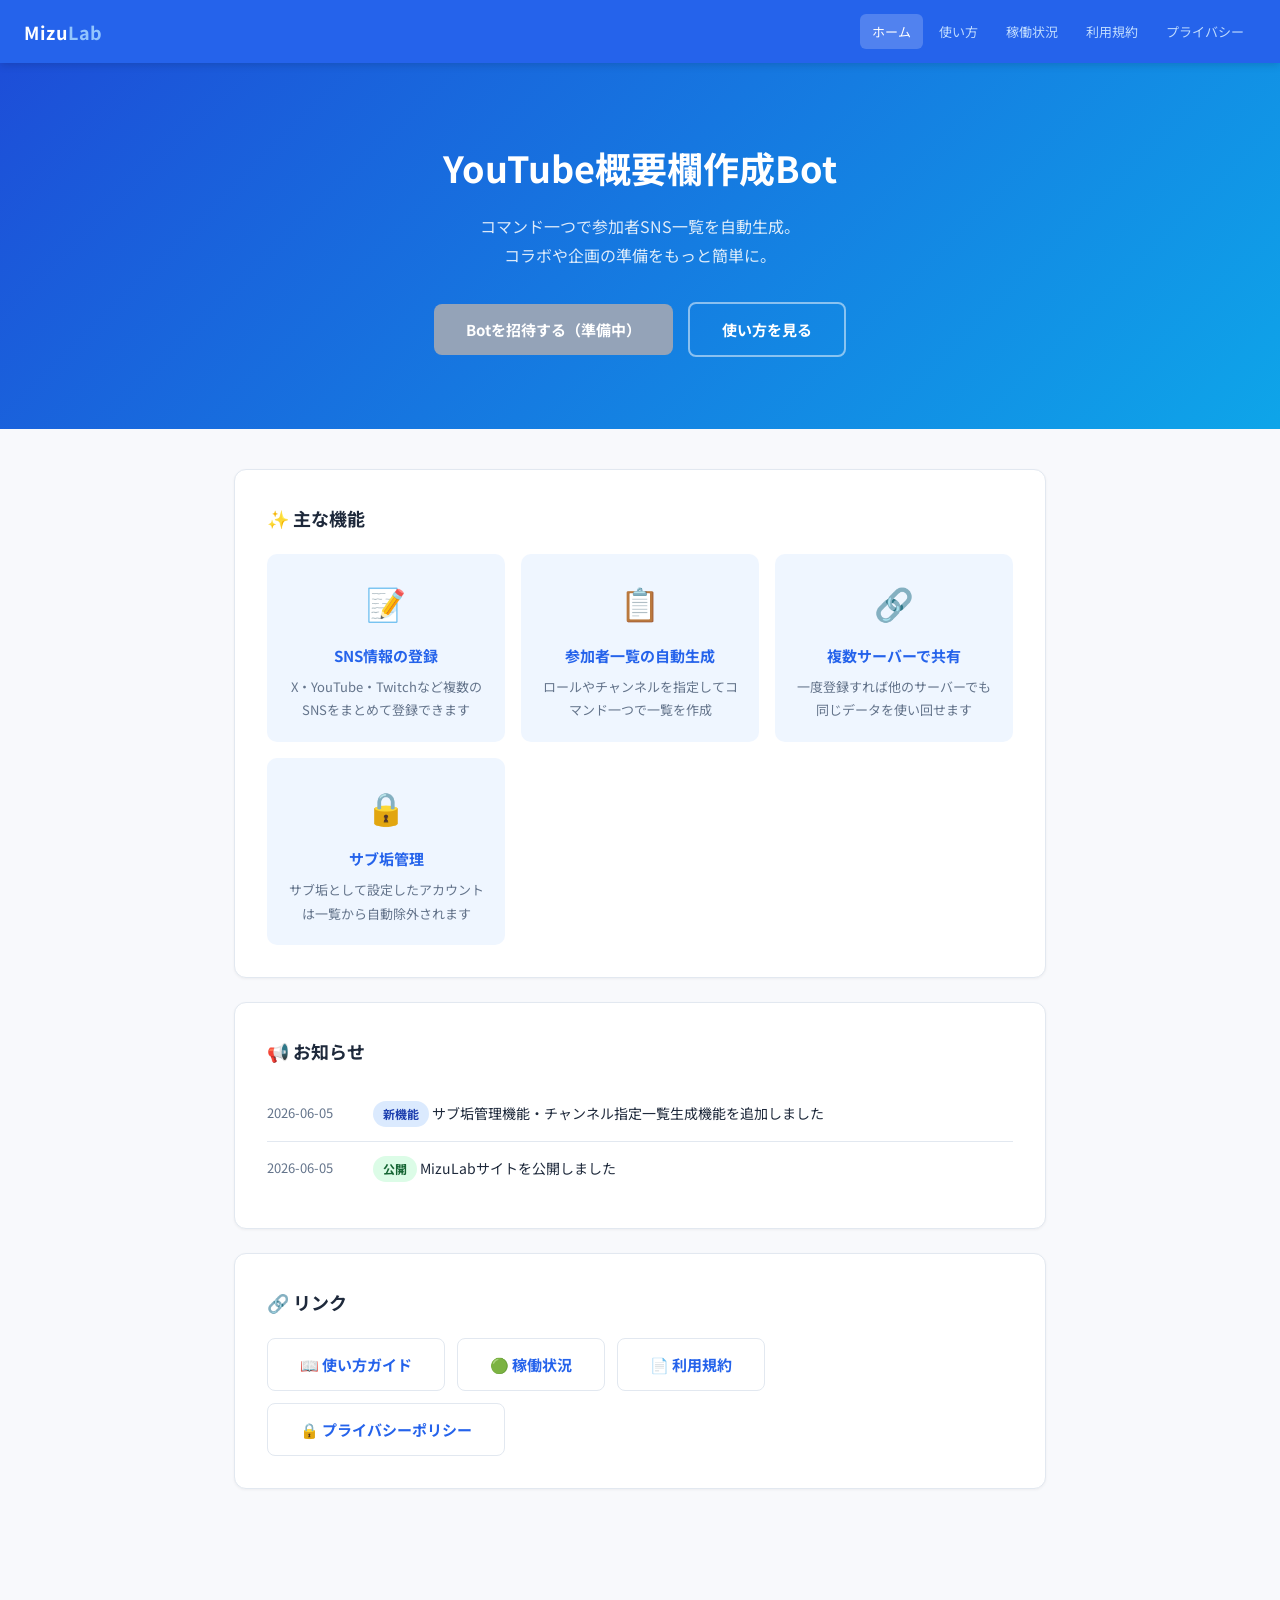
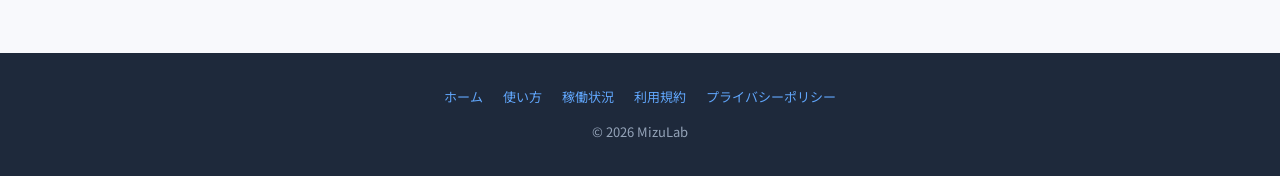
<file: index.html>
<!DOCTYPE html>
<html lang="ja">
<head>
<meta charset="UTF-8">
<meta http-equiv="Cache-Control" content="no-cache, no-store, must-revalidate">
<meta http-equiv="Pragma" content="no-cache">
<meta http-equiv="Expires" content="0">
<meta name="viewport" content="width=device-width, initial-scale=1.0">
<title>MizuLab - YouTube概要欄作成Bot</title>
<link rel="stylesheet" href="style.css">
<style>
  .hero-main {
    background: linear-gradient(135deg, #1d4ed8 0%, #0ea5e9 100%);
    padding: 72px 24px;
    text-align: center;
    color: #fff;
  }
  .hero-main h1 { font-size: 36px; font-weight: 700; margin-bottom: 12px; }
  .hero-main p { font-size: 16px; opacity: 0.85; max-width: 500px; margin: 0 auto 32px; }
  .btn {
    display: inline-block;
    padding: 12px 32px;
    border-radius: 8px;
    font-size: 15px;
    font-weight: 700;
    text-decoration: none;
    transition: all 0.2s;
  }
  .btn-white { background: #fff; color: var(--primary); }
  .btn-white:hover { background: #f0f7ff; transform: translateY(-1px); }
  .btn-outline { background: transparent; color: #fff; border: 2px solid rgba(255,255,255,0.5); margin-left: 12px; }
  .btn-outline:hover { background: rgba(255,255,255,0.1); }
  .btn-disabled { background: #94a3b8; color: #fff; cursor: not-allowed; }

  .features {
    display: grid;
    grid-template-columns: repeat(auto-fit, minmax(220px, 1fr));
    gap: 16px;
    margin-top: 8px;
  }
  .feature-card {
    background: var(--primary-light);
    border-radius: 10px;
    padding: 20px;
    text-align: center;
  }
  .feature-icon { font-size: 32px; margin-bottom: 10px; }
  .feature-title { font-weight: 700; margin-bottom: 6px; color: var(--primary); }
  .feature-desc { font-size: 13px; color: var(--text-muted); }

  .news-item {
    display: flex;
    gap: 16px;
    padding: 14px 0;
    border-bottom: 1px solid var(--border);
    align-items: flex-start;
  }
  .news-item:last-child { border-bottom: none; }
  .news-date { font-size: 13px; color: var(--text-muted); white-space: nowrap; min-width: 90px; }
  .news-text { font-size: 14px; }
</style>
</head>
<body>

<header>
  <a href="index.html" class="logo">Mizu<span>Lab</span></a>
  <nav>
    <a href="index.html" class="active">ホーム</a>
    <a href="guide.html">使い方</a>
    <a href="status.html">稼働状況</a>
    <a href="terms.html">利用規約</a>
    <a href="privacy.html">プライバシー</a>
  </nav>
  <button class="hamburger" id="hamburger" aria-label="メニュー">
    <span></span><span></span><span></span>
  </button>
</header>
<nav class="mobile-nav" id="mobile-nav">
    <a href="index.html" class="active">ホーム</a>
    <a href="guide.html">使い方</a>
    <a href="status.html">稼働状況</a>
    <a href="terms.html">利用規約</a>
    <a href="privacy.html">プライバシー</a>
</nav>

<div class="hero-main">
  <h1>YouTube概要欄作成Bot</h1>
  <p>コマンド一つで参加者SNS一覧を自動生成。<br>コラボや企画の準備をもっと簡単に。</p>
  <a href="#" class="btn btn-disabled">Botを招待する（準備中）</a>
  <a href="guide.html" class="btn btn-outline">使い方を見る</a>
</div>

<div class="container">

  <!-- 特徴 -->
  <div class="card">
    <h2 style="font-size:18px; font-weight:700; margin-bottom:20px; color:var(--text);">✨ 主な機能</h2>
    <div class="features">
      <div class="feature-card">
        <div class="feature-icon">📝</div>
        <div class="feature-title">SNS情報の登録</div>
        <div class="feature-desc">X・YouTube・Twitchなど複数のSNSをまとめて登録できます</div>
      </div>
      <div class="feature-card">
        <div class="feature-icon">📋</div>
        <div class="feature-title">参加者一覧の自動生成</div>
        <div class="feature-desc">ロールやチャンネルを指定してコマンド一つで一覧を作成</div>
      </div>
      <div class="feature-card">
        <div class="feature-icon">🔗</div>
        <div class="feature-title">複数サーバーで共有</div>
        <div class="feature-desc">一度登録すれば他のサーバーでも同じデータを使い回せます</div>
      </div>
      <div class="feature-card">
        <div class="feature-icon">🔒</div>
        <div class="feature-title">サブ垢管理</div>
        <div class="feature-desc">サブ垢として設定したアカウントは一覧から自動除外されます</div>
      </div>
    </div>
  </div>

  <!-- お知らせ -->
  <div class="card">
    <h2 style="font-size:18px; font-weight:700; margin-bottom:20px; color:var(--text);">📢 お知らせ</h2>
    <div id="news-list"><p style="color:var(--text-muted); font-size:14px;">読み込み中...</p></div>
  </div>

  <!-- リンク -->
  <div class="card">
    <h2 style="font-size:18px; font-weight:700; margin-bottom:20px; color:var(--text);">🔗 リンク</h2>
    <div style="display:flex; gap:12px; flex-wrap:wrap;">
      <a href="guide.html" class="btn btn-white" style="border:1px solid var(--border);">📖 使い方ガイド</a>
      <a href="status.html" class="btn btn-white" style="border:1px solid var(--border);">🟢 稼働状況</a>
      <a href="terms.html" class="btn btn-white" style="border:1px solid var(--border);">📄 利用規約</a>
      <a href="privacy.html" class="btn btn-white" style="border:1px solid var(--border);">🔒 プライバシーポリシー</a>
    </div>
  </div>

</div>

<footer>
  <div class="footer-links">
    <a href="index.html">ホーム</a>
    <a href="guide.html">使い方</a>
    <a href="status.html">稼働状況</a>
    <a href="terms.html">利用規約</a>
    <a href="privacy.html">プライバシーポリシー</a>
  </div>
  <p>&copy; 2026 MizuLab</p>
</footer>

<script>
// news.jsonからお知らせを読み込んで表示する
const typeMap = {
  'new':     { label: '新機能',   cls: 'badge-info' },
  'release': { label: '公開',     cls: 'badge-success' },
  'fix':     { label: '修正',     cls: 'badge-warning' },
  'info':    { label: 'お知らせ', cls: 'badge-info' },
  'maint':   { label: 'メンテ',   cls: 'badge-warning' },
};

fetch('news.json?t=' + Date.now())
  .then(r => r.json())
  .then(data => {
    const list = document.getElementById('news-list');
    if (!data.length) {
      list.innerHTML = '<p style="color:var(--text-muted); font-size:14px;">現在お知らせはありません。</p>';
      return;
    }
    list.innerHTML = data.map(item => {
      const t = typeMap[item.type] || { label: item.type, cls: 'badge-info' };
      return `<div class="news-item">
        <span class="news-date">${item.date}</span>
        <span class="news-text"><span class="badge ${t.cls}">${t.label}</span> ${item.text}</span>
      </div>`;
    }).join('');
  })
  .catch(() => {
    document.getElementById('news-list').innerHTML = '<p style="color:var(--text-muted); font-size:14px;">お知らせを読み込めませんでした。</p>';
  });
</script>
<script>
document.getElementById('hamburger').addEventListener('click', function() {
  document.getElementById('mobile-nav').classList.toggle('open');
});
</script>
</body>
</html>
</file>
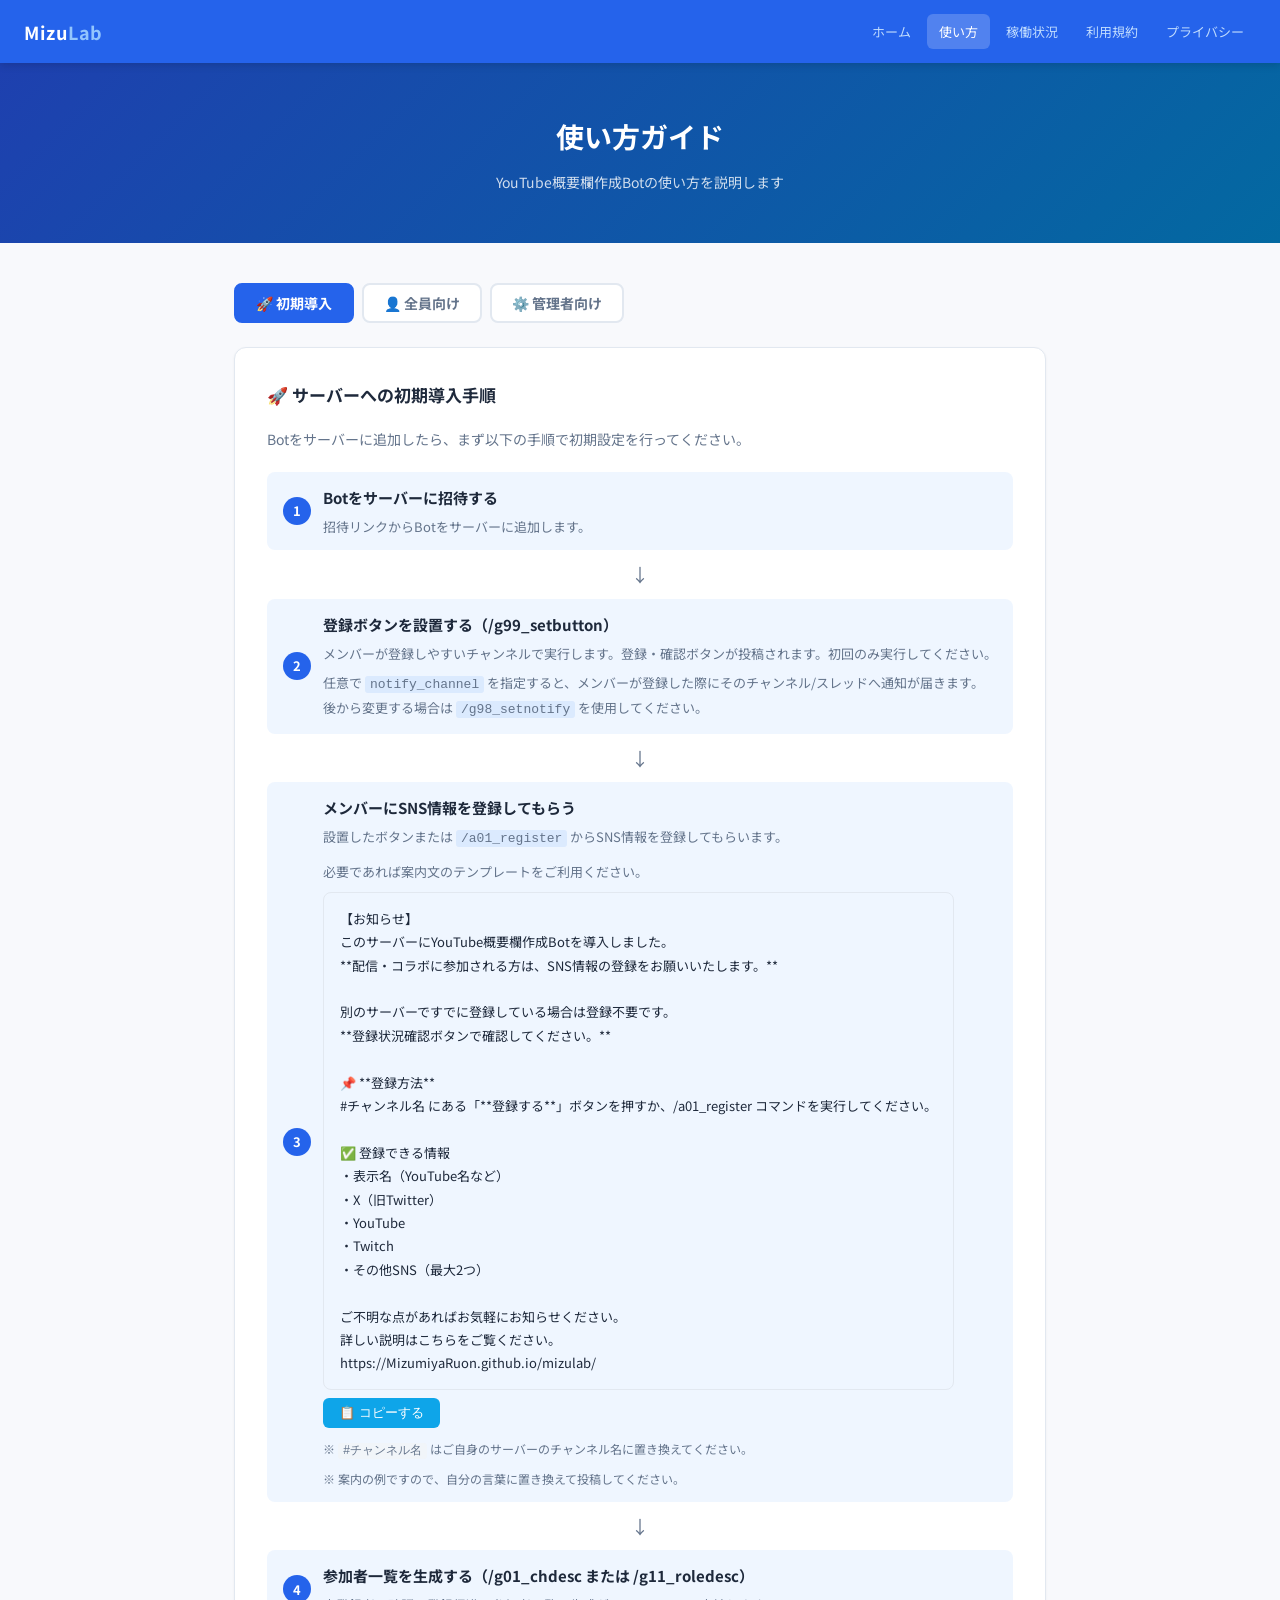
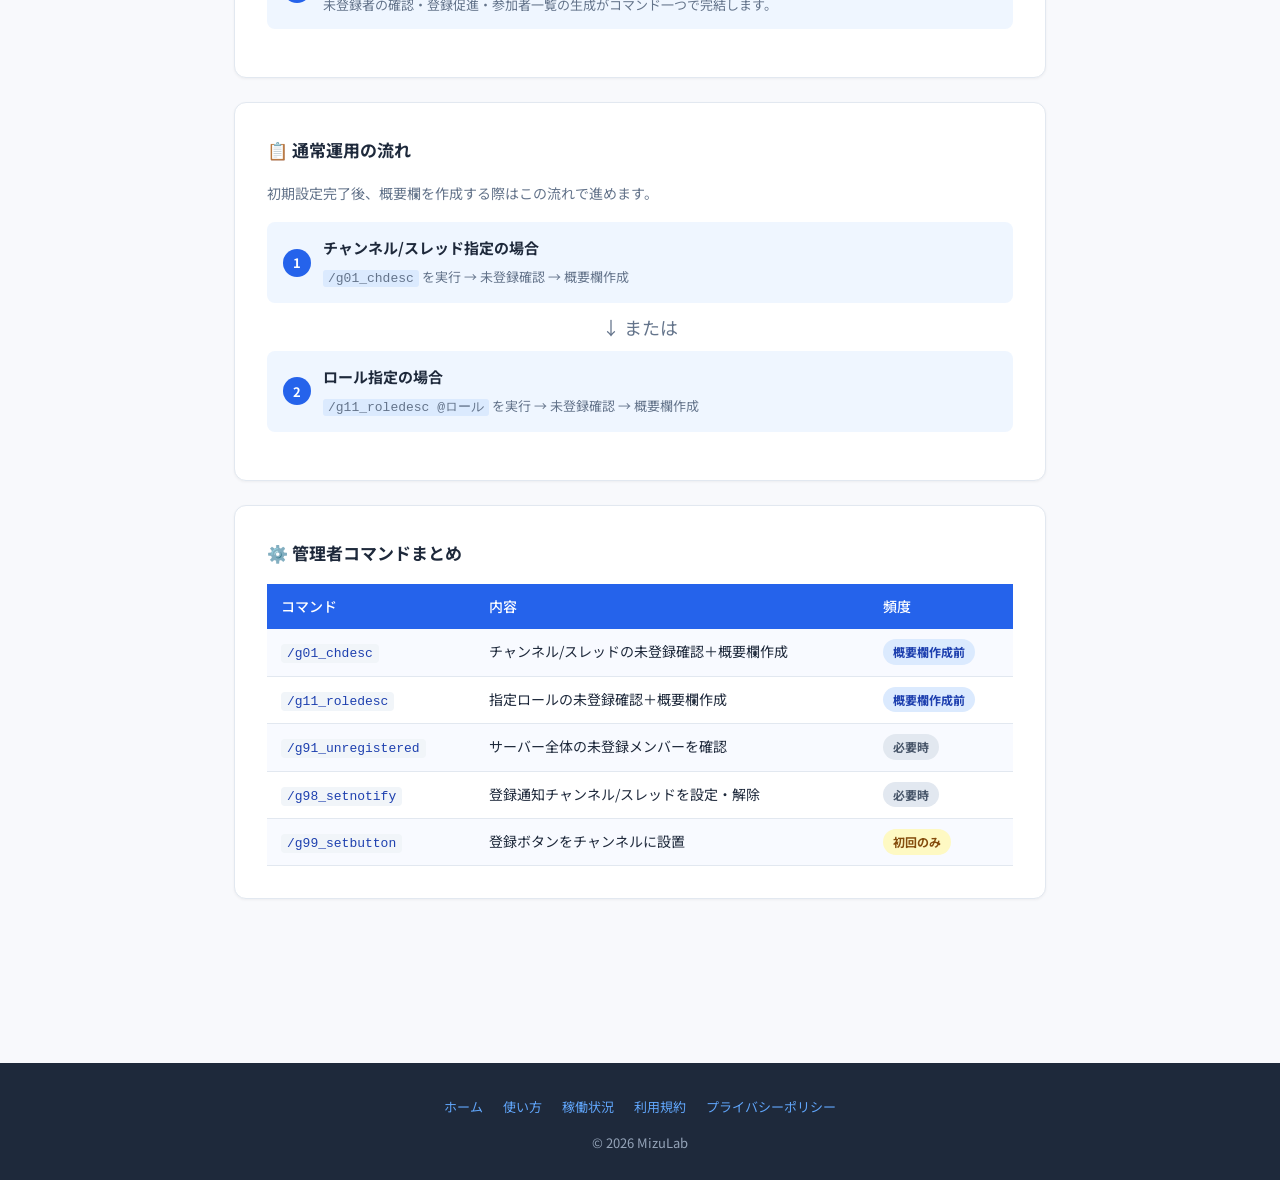
<file: guide.html>
<!DOCTYPE html>
<html lang="ja">
<head>
<meta charset="UTF-8">
<meta name="viewport" content="width=device-width, initial-scale=1.0">
<meta http-equiv="Cache-Control" content="no-cache, no-store, must-revalidate">
<meta http-equiv="Pragma" content="no-cache">
<meta http-equiv="Expires" content="0">
<title>使い方 - MizuLab</title>
<link rel="stylesheet" href="style.css">
<style>
  .step-list { list-style: none; padding: 0; counter-reset: step; }
  .step-list li {
    counter-increment: step;
    padding: 12px 12px 12px 52px;
    position: relative;
    border-bottom: 1px solid var(--border);
  }
  .step-list li:last-child { border-bottom: none; }
  .step-list li::before {
    content: counter(step);
    position: absolute; left: 12px; top: 14px;
    background: var(--primary); color: #fff;
    width: 28px; height: 28px; border-radius: 50%;
    display: flex; align-items: center; justify-content: center;
    font-size: 13px; font-weight: 700;
  }
  .tab-buttons { display: flex; gap: 8px; margin-bottom: 24px; flex-wrap: wrap; }
  .tab-btn {
    padding: 8px 20px; border-radius: 8px;
    border: 2px solid var(--border); background: #fff;
    cursor: pointer; font-size: 14px; font-weight: 700;
    color: var(--text-muted); transition: all 0.2s;
    font-family: 'Noto Sans JP', sans-serif;
  }
  .tab-btn.active { border-color: var(--primary); background: var(--primary); color: #fff; }
  .tab-content { display: none; }
  .tab-content.active { display: block; }
  .h3 {
    font-size: 15px; font-weight: 700; color: var(--text);
    margin: 20px 0 10px; padding-left: 10px;
    border-left: 3px solid var(--accent);
  }
  .flow-box { display: flex; flex-direction: column; gap: 8px; margin: 16px 0; }
  .flow-item {
    display: flex; align-items: center; gap: 12px;
    background: var(--primary-light); border-radius: 8px; padding: 12px 16px;
  }
  .flow-num {
    background: var(--primary); color: #fff;
    width: 28px; height: 28px; border-radius: 50%;
    display: flex; align-items: center; justify-content: center;
    font-size: 13px; font-weight: 700; flex-shrink: 0;
  }
  .flow-arrow { text-align: center; color: var(--text-muted); font-size: 18px; }
</style>
</head>
<body>

<header>
  <a href="index.html" class="logo">Mizu<span>Lab</span></a>
  <nav>
    <a href="index.html">ホーム</a>
    <a href="guide.html" class="active">使い方</a>
    <a href="status.html">稼働状況</a>
    <a href="terms.html">利用規約</a>
    <a href="privacy.html">プライバシー</a>
  </nav>
  <button class="hamburger" id="hamburger" aria-label="メニュー">
    <span></span><span></span><span></span>
  </button>
</header>
<nav class="mobile-nav" id="mobile-nav">
  <a href="index.html">ホーム</a>
  <a href="guide.html" class="active">使い方</a>
  <a href="status.html">稼働状況</a>
  <a href="terms.html">利用規約</a>
  <a href="privacy.html">プライバシー</a>
</nav>

<div style="background: linear-gradient(135deg, #1e40af 0%, #0369a1 100%); padding:48px 24px; text-align:center; color:#fff;">
  <h1 style="font-size:28px; font-weight:700; margin-bottom:8px;">使い方ガイド</h1>
  <p style="font-size:14px; opacity:0.8;">YouTube概要欄作成Botの使い方を説明します</p>
</div>

<div class="container">

  <div class="tab-buttons">
    <button class="tab-btn active" onclick="showTab('setup', this)">🚀 初期導入</button>
    <button class="tab-btn" onclick="showTab('all', this)">👤 全員向け</button>
    <button class="tab-btn" onclick="showTab('admin', this)">⚙️ 管理者向け</button>
  </div>

  <!-- 初期導入 -->
  <div id="tab-setup" class="tab-content active">

    <div class="card">
      <h2 style="font-size:17px; font-weight:700; margin-bottom:16px;">🚀 サーバーへの初期導入手順</h2>
      <p style="margin-bottom:20px; color:var(--text-muted); font-size:14px;">Botをサーバーに追加したら、まず以下の手順で初期設定を行ってください。</p>
      <div class="flow-box">
        <div class="flow-item">
          <div class="flow-num">1</div>
          <div>
            <div style="font-weight:700;">Botをサーバーに招待する</div>
            <div style="font-size:13px; color:var(--text-muted); margin-top:4px;">招待リンクからBotをサーバーに追加します。</div>
          </div>
        </div>
        <div class="flow-arrow">↓</div>
        <div class="flow-item">
          <div class="flow-num">2</div>
          <div>
            <div style="font-weight:700;">登録ボタンを設置する（/g99_setbutton）</div>
            <div style="font-size:13px; color:var(--text-muted); margin-top:4px;">メンバーが登録しやすいチャンネルで実行します。登録・確認ボタンが投稿されます。初回のみ実行してください。</div>
            <div style="font-size:13px; color:var(--text-muted); margin-top:6px;">任意で <code style="background:#dbeafe;padding:1px 5px;border-radius:3px;">notify_channel</code> を指定すると、メンバーが登録した際にそのチャンネル/スレッドへ通知が届きます。後から変更する場合は <code style="background:#dbeafe;padding:1px 5px;border-radius:3px;">/g98_setnotify</code> を使用してください。</div>
          </div>
        </div>
        <div class="flow-arrow">↓</div>
        <div class="flow-item">
          <div class="flow-num">3</div>
          <div>
            <div style="font-weight:700;">メンバーにSNS情報を登録してもらう</div>
            <div style="font-size:13px; color:var(--text-muted); margin-top:4px;">設置したボタンまたは <code style="background:#dbeafe;padding:1px 5px;border-radius:3px;">/a01_register</code> からSNS情報を登録してもらいます。</div>
            <div style="font-size:13px; color:var(--text-muted); margin-top:10px;">必要であれば案内文のテンプレートをご利用ください。</div>
            <div style="margin-top:8px; background:var(--bg-page); border:1px solid var(--border); border-radius:8px; padding:14px 16px; font-size:13px; line-height:1.8; white-space:pre-wrap; font-family:inherit;" id="invite-msg">【お知らせ】
このサーバーにYouTube概要欄作成Botを導入しました。
**配信・コラボに参加される方は、SNS情報の登録をお願いいたします。**

別のサーバーですでに登録している場合は登録不要です。
**登録状況確認ボタンで確認してください。**

📌 **登録方法**
#チャンネル名 にある「**登録する**」ボタンを押すか、/a01_register コマンドを実行してください。

✅ 登録できる情報
・表示名（YouTube名など）
・X（旧Twitter）
・YouTube
・Twitch
・その他SNS（最大2つ）

ご不明な点があればお気軽にお知らせください。
詳しい説明はこちらをご覧ください。
https://MizumiyaRuon.github.io/mizulab/</div>
            <button onclick="copyInviteMsg()" style="margin-top:8px; padding:6px 16px; background:var(--accent); color:#fff; border:none; border-radius:6px; font-size:13px; cursor:pointer;" id="copy-invite-btn">📋 コピーする</button>
            <div style="font-size:12px; color:var(--text-muted); margin-top:10px;">※ <code style="background:#f1f5f9;padding:1px 5px;border-radius:3px;">#チャンネル名</code> はご自身のサーバーのチャンネル名に置き換えてください。</div>
            <div style="font-size:12px; color:var(--text-muted); margin-top:6px;">※ 案内の例ですので、自分の言葉に置き換えて投稿してください。</div>
            <script>
            function copyInviteMsg() {
              const text = document.getElementById('invite-msg').innerText;
              navigator.clipboard.writeText(text).then(function() {
                const btn = document.getElementById('copy-invite-btn');
                btn.textContent = '✅ コピーしました！';
                setTimeout(function() { btn.textContent = '📋 コピーする'; }, 2000);
              });
            }
            </script>
          </div>
        </div>
        <div class="flow-arrow">↓</div>
        <div class="flow-item">
          <div class="flow-num">4</div>
          <div>
            <div style="font-weight:700;">参加者一覧を生成する（/g01_chdesc または /g11_roledesc）</div>
            <div style="font-size:13px; color:var(--text-muted); margin-top:4px;">未登録者の確認・登録促進・参加者一覧の生成がコマンド一つで完結します。</div>
          </div>
        </div>
      </div>
    </div>

    <div class="card">
      <h2 style="font-size:17px; font-weight:700; margin-bottom:16px;">📋 通常運用の流れ</h2>
      <p style="margin-bottom:16px; color:var(--text-muted); font-size:14px;">初期設定完了後、概要欄を作成する際はこの流れで進めます。</p>
      <div class="flow-box">
        <div class="flow-item">
          <div class="flow-num">1</div>
          <div>
            <div style="font-weight:700;">チャンネル/スレッド指定の場合</div>
            <div style="font-size:13px; color:var(--text-muted); margin-top:4px;"><code style="background:#dbeafe;padding:1px 5px;border-radius:3px;">/g01_chdesc</code> を実行 → 未登録確認 → 概要欄作成</div>
          </div>
        </div>
        <div class="flow-arrow">↓ または</div>
        <div class="flow-item">
          <div class="flow-num">2</div>
          <div>
            <div style="font-weight:700;">ロール指定の場合</div>
            <div style="font-size:13px; color:var(--text-muted); margin-top:4px;"><code style="background:#dbeafe;padding:1px 5px;border-radius:3px;">/g11_roledesc @ロール</code> を実行 → 未登録確認 → 概要欄作成</div>
          </div>
        </div>
      </div>
    </div>

    <div class="card">
      <h2 style="font-size:17px; font-weight:700; margin-bottom:16px;">⚙️ 管理者コマンドまとめ</h2>
      <table class="cmd-table">
        <tr><th>コマンド</th><th>内容</th><th>頻度</th></tr>
        <tr><td><code>/g01_chdesc</code></td><td>チャンネル/スレッドの未登録確認＋概要欄作成</td><td><span class="badge badge-info">概要欄作成前</span></td></tr>
        <tr><td><code>/g11_roledesc</code></td><td>指定ロールの未登録確認＋概要欄作成</td><td><span class="badge badge-info">概要欄作成前</span></td></tr>
        <tr><td><code>/g91_unregistered</code></td><td>サーバー全体の未登録メンバーを確認</td><td><span class="badge" style="background:#e2e8f0;color:#475569;">必要時</span></td></tr>
        <tr><td><code>/g98_setnotify</code></td><td>登録通知チャンネル/スレッドを設定・解除</td><td><span class="badge" style="background:#e2e8f0;color:#475569;">必要時</span></td></tr>
        <tr><td><code>/g99_setbutton</code></td><td>登録ボタンをチャンネルに設置</td><td><span class="badge badge-warning">初回のみ</span></td></tr>
      </table>
    </div>

  </div>

  <!-- 全員向け -->
  <div id="tab-all" class="tab-content">

    <div class="card">
      <h2 style="font-size:16px; font-weight:700; margin-bottom:16px;">📋 コマンドまとめ（全員）</h2>
      <table class="cmd-table">
        <tr><th>コマンド</th><th>内容</th></tr>
        <tr><td><code>/a01_register</code></td><td>自分のSNS情報を登録・更新する</td></tr>
        <tr><td><code>/a02_myprofile</code></td><td>自分の登録情報を確認する</td></tr>
        <tr><td><code>/a03_profile @ユーザー</code></td><td>このサーバー内のメンバーの登録情報を確認する（他のサーバーの人には見られません）</td></tr>
        <tr><td><code>/a04_delete</code></td><td>自分の登録情報を削除する</td></tr>
      </table>
    </div>

    <div class="card">
      <div class="section-header">
        <div class="section-number">1</div>
        <div class="section-title">SNS情報を登録する（/a01_register）</div>
      </div>
      <p style="margin-bottom:12px;">登録ボタンを押すか <code style="background:#f1f5f9;padding:2px 6px;border-radius:4px;font-size:13px;">/a01_register</code> を実行すると入力フォームが表示されます。</p>

      <div class="h3">1枚目：基本情報の入力</div>
      <ol class="step-list">
        <li>「表示名」を入力（任意・空欄の場合はDiscordの名前を使用）</li>
        <li>「X URL」を入力（必須）</li>
        <li>「YouTube URL」を入力（任意）</li>
        <li>「Twitch URL」を入力（任意）</li>
        <li>「送信」を押す</li>
      </ol>
      <div class="info-box" style="margin-top:16px;">
        twitter.com のURLを入力した場合は自動的に x.com に変換されます。
      </div>

      <div class="h3">1枚目送信後に表示されるボタン</div>
      <table class="cmd-table">
        <tr><th>ボタン</th><th>説明</th></tr>
        <tr><td>追加URLを入力する</td><td>ニコニコ・Bluesky などを登録する（2枚目フォームが開く）</td></tr>
        <tr><td>登録情報を確認する</td><td>現在の登録内容を確認する（自分にだけ見える）</td></tr>
        <tr><td>サブ垢として登録する</td><td>このアカウントをサブ垢として設定する（参加者一覧に表示されなくなる）</td></tr>
      </table>

      <div class="h3">2枚目：追加URLの入力（任意）</div>
      <ol class="step-list">
        <li>「追加URL① 名前」にサービス名を入力（例：ニコニコ）</li>
        <li>「追加URL① URL」にURLを入力</li>
        <li>追加URL②も同様に入力（任意）</li>
        <li>「送信」を押す（入力不要な場合はそのまま送信でOK）</li>
      </ol>
      <div class="warn-box" style="margin-top:16px;">
        名前とURLは必ず両方入力してください。片方だけ入力した場合、参加者一覧に表示されません（データは保存されます）。
      </div>
    </div>

    <div class="card">
      <div class="section-header">
        <div class="section-number">2</div>
        <div class="section-title">サブ垢として設定する</div>
      </div>
      <p>1枚目送信後の「サブ垢として登録する」ボタンを押すと設定できます。</p>
      <ul class="styled-list" style="margin-top:12px;">
        <li>サブ垢に設定すると参加者一覧に表示されなくなります</li>
        <li>もう一度ボタンを押すと「メイン垢に戻す」ことができます</li>
        <li>/a02_myprofile でサブ垢かどうか確認できます</li>
      </ul>
    </div>

    <div class="card">
      <div class="section-header">
        <div class="section-number">3</div>
        <div class="section-title">登録情報を確認する</div>
      </div>
      <table class="cmd-table">
        <tr><th>コマンド</th><th>説明</th></tr>
        <tr><td><code>/a02_myprofile</code></td><td>自分の登録情報を確認する（自分にだけ見える）</td></tr>
        <tr><td><code>/a03_profile @ユーザー</code></td><td>このサーバー内のメンバーの登録情報を確認する（自分にだけ見える）</td></tr>
      </table>
    </div>

    <div class="card">
      <div class="section-header">
        <div class="section-number">4</div>
        <div class="section-title">登録情報を削除する（/a04_delete）</div>
      </div>
      <p>自分の登録情報を削除します。確認ボタンを押すと削除されます。</p>
      <ul class="styled-list" style="margin-top:12px;">
        <li>削除後も <code style="background:#f1f5f9;padding:2px 6px;border-radius:4px;font-size:13px;">/a01_register</code> で再登録できます</li>
        <li>削除中は参加者一覧に表示されません</li>
        <li>/a02_myprofile で削除済みであることが確認できます</li>
      </ul>
    </div>

  </div>

  <!-- 管理者向け -->
  <div id="tab-admin" class="tab-content">

    <div class="card">
      <h2 style="font-size:16px; font-weight:700; margin-bottom:16px;">📋 コマンドまとめ（管理者）</h2>
      <table class="cmd-table">
        <tr><th>コマンド</th><th>内容</th></tr>
        <tr><td><code>/g01_chdesc [#ch/#thread]</code></td><td>チャンネル/スレッドの未登録確認＋概要欄作成</td></tr>
        <tr><td><code>/g11_roledesc @ロール</code></td><td>指定ロールの未登録確認＋概要欄作成</td></tr>
        <tr><td><code>/g91_unregistered</code></td><td>サーバー全体の未登録メンバーを確認</td></tr>
        <tr><td><code>/g98_setnotify</code></td><td>登録通知チャンネル/スレッドを設定・解除</td></tr>
        <tr><td><code>/g99_setbutton</code></td><td>登録・確認ボタンをチャンネルに設置（初期設定）</td></tr>
      </table>
    </div>

    <div class="card">
      <div class="section-header">
        <div class="section-number">1</div>
        <div class="section-title">チャンネル/スレッド指定で概要欄を作成する（/g01_chdesc）</div>
      </div>
      <p style="margin-bottom:12px;">未登録者の確認から概要欄の作成までを1コマンドで行えます。</p>
      <table class="cmd-table" style="margin-bottom:16px;">
        <tr><th>使い方</th><th>説明</th></tr>
        <tr><td><code>/g01_chdesc</code></td><td>実行したチャンネル/スレッドのメンバーで処理</td></tr>
        <tr><td><code>/g01_chdesc #チャンネル</code></td><td>指定したチャンネルのメンバーで処理</td></tr>
        <tr><td><code>/g01_chdesc #スレッド</code></td><td>指定したスレッドのメンバーで処理</td></tr>
      </table>

      <div class="h3">全員登録済みの場合</div>
      <ol class="step-list">
        <li>「✅ 全メンバーが登録済みです！概要欄を作成しますか？」と表示される</li>
        <li>「📋 概要欄を作成する」ボタンを押すと参加者一覧が投稿される</li>
      </ol>

      <div class="h3">未登録者がいる場合</div>
      <ol class="step-list">
        <li>未登録者一覧が自分にだけ表示される</li>
        <li>「📢 登録を促す」または「📋 このまま概要欄を作成する」を選択する</li>
        <li>「登録を促す」を押すと未登録者にメンション＋登録ボタンが送信される</li>
      </ol>
      <div class="info-box" style="margin-top:12px;">
        別チャンネルを指定した場合、メンションは指定したチャンネルに送信されます。20人以上の場合は確認ボタンが表示されます。
      </div>
    </div>

    <div class="card">
      <div class="section-header">
        <div class="section-number">2</div>
        <div class="section-title">ロール指定で概要欄を作成する（/g11_roledesc）</div>
      </div>
      <p style="margin-bottom:12px;">指定したロールのメンバーで未登録確認から概要欄作成まで行えます。</p>

      <div class="h3">全員登録済みの場合</div>
      <ol class="step-list">
        <li>「✅ 全メンバーが登録済みです！概要欄を作成しますか？」と表示される</li>
        <li>「📋 概要欄を作成する」ボタンを押すと参加者一覧が投稿される</li>
      </ol>

      <div class="h3">未登録者がいる場合</div>
      <ol class="step-list">
        <li>未登録者一覧が自分にだけ表示される</li>
        <li>「📋 このまま概要欄を作成する」または「❌ キャンセル」を選択する</li>
      </ol>
      <div class="info-box" style="margin-top:12px;">
        未登録者は名前のみ表示されます。20人以上の場合は確認ボタンが表示されます。
      </div>
    </div>

    <div class="card">
      <div class="section-header">
        <div class="section-number">3</div>
        <div class="section-title">サーバー全体の未登録者を確認する（/g91_unregistered）</div>
      </div>
      <p>サーバー全体でSNS情報を登録していないメンバーの一覧を確認できます（自分にだけ見える）。</p>
      <div class="warn-box" style="margin-top:12px;">
        大人数のサーバーでは処理に時間がかかる場合があります。通常は /g01_chdesc または /g11_roledesc の使用を推奨します。
      </div>
    </div>

    <div class="card">
      <div class="section-header">
        <div class="section-number">4</div>
        <div class="section-title">登録ボタンを設置する（/g99_setbutton）</div>
      </div>
      <p>メンバーがボタンから簡単に登録できるようになります。初回のみ実行してください。</p>
      <ol class="step-list">
        <li>ボタンを設置したいチャンネルで /g99_setbutton を実行</li>
        <li>「SNS情報を登録・更新する」「登録情報を確認する」のボタンが投稿される</li>
        <li>メンバーはボタンを押すだけで登録できる</li>
      </ol>
      <div class="info-box" style="margin-top:12px;">
        ボタンはBot再起動後も有効なまま維持されます。
      </div>
      <p style="margin-top:12px;">実行時に <code style="background:#dbeafe;padding:1px 5px;border-radius:3px;">notify_channel</code> オプションで通知先チャンネル/スレッドを指定すると、メンバーが登録した際に通知が届きます（任意）。</p>
    </div>

    <div class="card">
      <div class="section-header">
        <div class="section-number">5</div>
        <div class="section-title">登録通知チャンネルを設定・解除する（/g98_setnotify）</div>
      </div>
      <p>メンバーが登録した際に、指定したチャンネルまたはスレッドへ「○○さんが登録しました。」と通知します。</p>
      <ol class="step-list">
        <li>/g99_setbutton 実行時に notify_channel を指定した場合は設定不要です</li>
        <li>後から設定・変更する場合は /g98_setnotify #チャンネル（またはスレッド）を実行</li>
        <li>通知を解除する場合は /g98_setnotify をオプションなしで実行</li>
      </ol>
      <div class="info-box" style="margin-top:12px;">
        チャンネル・スレッドどちらでも指定できます。
      </div>
    </div>

  </div>

</div>

<footer>
  <div class="footer-links">
    <a href="index.html">ホーム</a>
    <a href="guide.html">使い方</a>
    <a href="status.html">稼働状況</a>
    <a href="terms.html">利用規約</a>
    <a href="privacy.html">プライバシーポリシー</a>
  </div>
  <p>&copy; 2026 MizuLab</p>
</footer>

<script>
function showTab(tab, btn) {
  document.querySelectorAll('.tab-content').forEach(el => el.classList.remove('active'));
  document.querySelectorAll('.tab-btn').forEach(el => el.classList.remove('active'));
  document.getElementById('tab-' + tab).classList.add('active');
  btn.classList.add('active');
}
document.getElementById('hamburger').addEventListener('click', function() {
  document.getElementById('mobile-nav').classList.toggle('open');
});
</script>

</body>
</html>
</file>
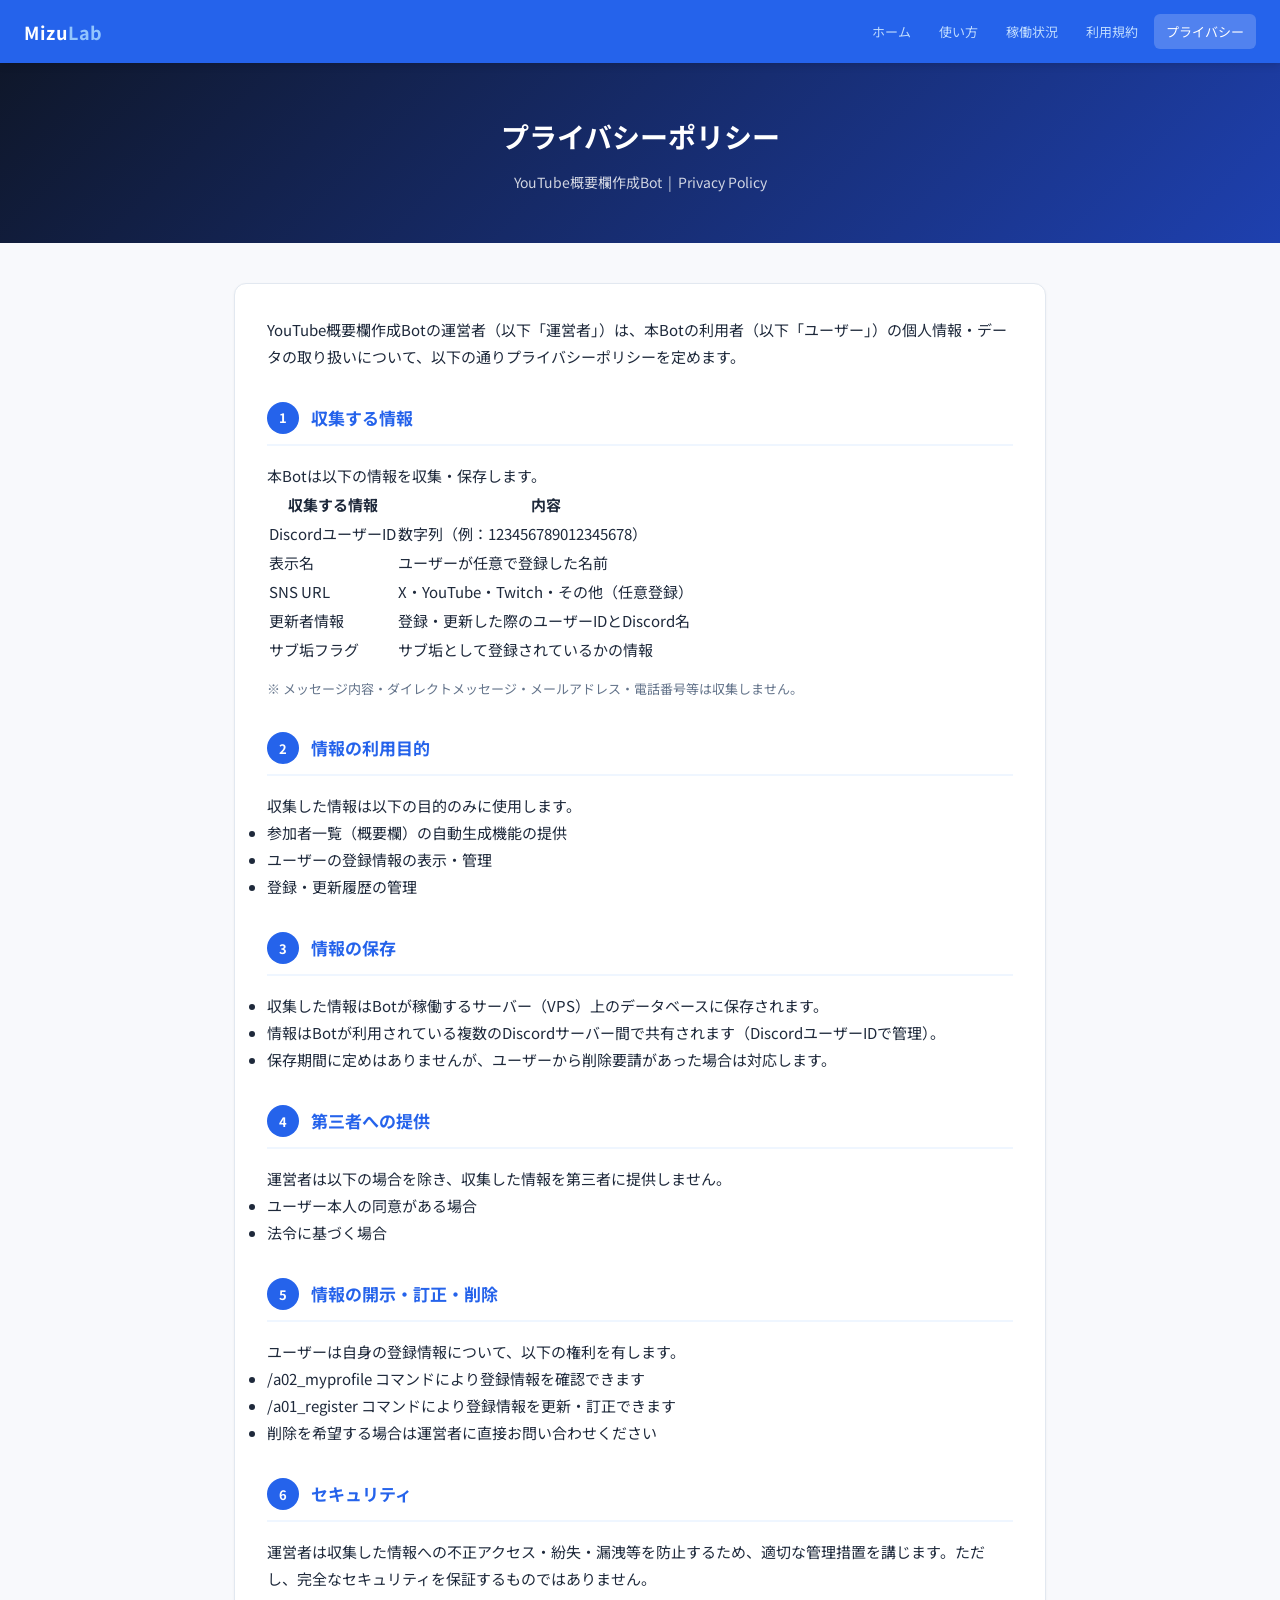
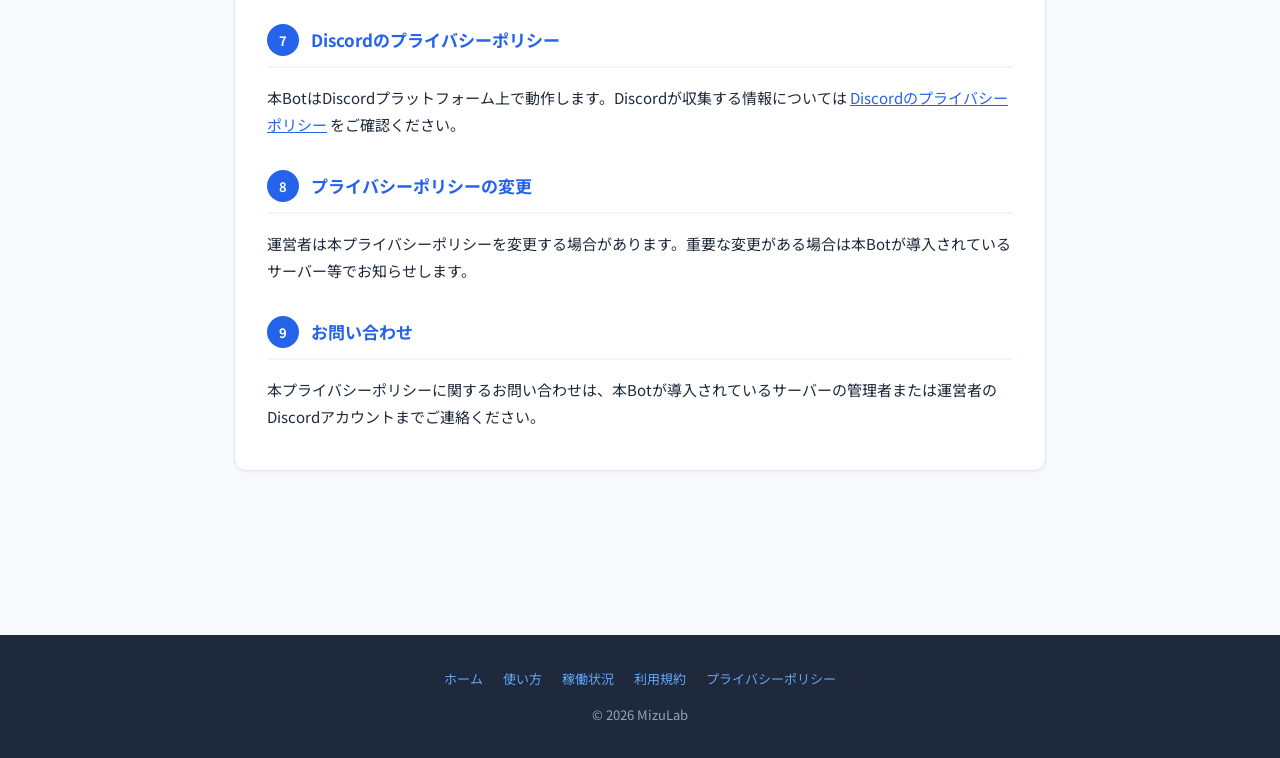
<file: privacy.html>
<!DOCTYPE html>
<html lang="ja">
<head>
<meta charset="UTF-8">
<meta http-equiv="Cache-Control" content="no-cache, no-store, must-revalidate">
<meta http-equiv="Pragma" content="no-cache">
<meta http-equiv="Expires" content="0">
<meta name="viewport" content="width=device-width, initial-scale=1.0">
<title>プライバシーポリシー - YouTube概要欄作成Bot | MizuLab</title>
<link rel="stylesheet" href="style.css">
</head>
<body>

<header>
  <a href="index.html" class="logo">Mizu<span>Lab</span></a>
  <nav>
    <a href="index.html">ホーム</a>
    <a href="guide.html">使い方</a>
    <a href="status.html">稼働状況</a>
    <a href="terms.html">利用規約</a>
    <a href="privacy.html" class="active">プライバシー</a>
  </nav>
  <button class="hamburger" id="hamburger" aria-label="メニュー">
    <span></span><span></span><span></span>
  </button>
</header>
<nav class="mobile-nav" id="mobile-nav">
    <a href="index.html">ホーム</a>
    <a href="guide.html">使い方</a>
    <a href="status.html">稼働状況</a>
    <a href="terms.html">利用規約</a>
    <a href="privacy.html" class="active">プライバシー</a>
</nav>

<div style="background: linear-gradient(135deg, #0f172a 0%, #1e40af 100%); padding:48px 24px; text-align:center; color:#fff;">
  <h1 style="font-size:28px; font-weight:700; margin-bottom:8px;">プライバシーポリシー</h1>
  <p style="font-size:14px; opacity:0.8;">YouTube概要欄作成Bot &nbsp;|&nbsp; Privacy Policy</p>
</div>

<div class="container">
  <div class="card">

    <div class="intro-box">
      YouTube概要欄作成Botの運営者（以下「運営者」）は、本Botの利用者（以下「ユーザー」）の個人情報・データの取り扱いについて、以下の通りプライバシーポリシーを定めます。
    </div>

    <div class="section">
      <div class="section-header">
        <div class="section-number">1</div>
        <div class="section-title">収集する情報</div>
      </div>
      <p>本Botは以下の情報を収集・保存します。</p>
      <table class="data-table">
        <tr><th>収集する情報</th><th>内容</th></tr>
        <tr><td>DiscordユーザーID</td><td>数字列（例：123456789012345678）</td></tr>
        <tr><td>表示名</td><td>ユーザーが任意で登録した名前</td></tr>
        <tr><td>SNS URL</td><td>X・YouTube・Twitch・その他（任意登録）</td></tr>
        <tr><td>更新者情報</td><td>登録・更新した際のユーザーIDとDiscord名</td></tr>
        <tr><td>サブ垢フラグ</td><td>サブ垢として登録されているかの情報</td></tr>
      </table>
      <p style="margin-top:12px; font-size:13px; color:var(--text-muted);">
        ※ メッセージ内容・ダイレクトメッセージ・メールアドレス・電話番号等は収集しません。
      </p>
    </div>

    <div class="section">
      <div class="section-header">
        <div class="section-number">2</div>
        <div class="section-title">情報の利用目的</div>
      </div>
      <p>収集した情報は以下の目的のみに使用します。</p>
      <ul>
        <li>参加者一覧（概要欄）の自動生成機能の提供</li>
        <li>ユーザーの登録情報の表示・管理</li>
        <li>登録・更新履歴の管理</li>
      </ul>
    </div>

    <div class="section">
      <div class="section-header">
        <div class="section-number">3</div>
        <div class="section-title">情報の保存</div>
      </div>
      <ul>
        <li>収集した情報はBotが稼働するサーバー（VPS）上のデータベースに保存されます。</li>
        <li>情報はBotが利用されている複数のDiscordサーバー間で共有されます（DiscordユーザーIDで管理）。</li>
        <li>保存期間に定めはありませんが、ユーザーから削除要請があった場合は対応します。</li>
      </ul>
    </div>

    <div class="section">
      <div class="section-header">
        <div class="section-number">4</div>
        <div class="section-title">第三者への提供</div>
      </div>
      <p>運営者は以下の場合を除き、収集した情報を第三者に提供しません。</p>
      <ul>
        <li>ユーザー本人の同意がある場合</li>
        <li>法令に基づく場合</li>
      </ul>
    </div>

    <div class="section">
      <div class="section-header">
        <div class="section-number">5</div>
        <div class="section-title">情報の開示・訂正・削除</div>
      </div>
      <p>ユーザーは自身の登録情報について、以下の権利を有します。</p>
      <ul>
        <li>/a02_myprofile コマンドにより登録情報を確認できます</li>
        <li>/a01_register コマンドにより登録情報を更新・訂正できます</li>
        <li>削除を希望する場合は運営者に直接お問い合わせください</li>
      </ul>
    </div>

    <div class="section">
      <div class="section-header">
        <div class="section-number">6</div>
        <div class="section-title">セキュリティ</div>
      </div>
      <p>運営者は収集した情報への不正アクセス・紛失・漏洩等を防止するため、適切な管理措置を講じます。ただし、完全なセキュリティを保証するものではありません。</p>
    </div>

    <div class="section">
      <div class="section-header">
        <div class="section-number">7</div>
        <div class="section-title">Discordのプライバシーポリシー</div>
      </div>
      <p>本BotはDiscordプラットフォーム上で動作します。Discordが収集する情報については
        <a href="https://discord.com/privacy" target="_blank" style="color:var(--primary);">Discordのプライバシーポリシー</a>
        をご確認ください。</p>
    </div>

    <div class="section">
      <div class="section-header">
        <div class="section-number">8</div>
        <div class="section-title">プライバシーポリシーの変更</div>
      </div>
      <p>運営者は本プライバシーポリシーを変更する場合があります。重要な変更がある場合は本Botが導入されているサーバー等でお知らせします。</p>
    </div>

    <div class="section">
      <div class="section-header">
        <div class="section-number">9</div>
        <div class="section-title">お問い合わせ</div>
      </div>
      <p>本プライバシーポリシーに関するお問い合わせは、本Botが導入されているサーバーの管理者または運営者のDiscordアカウントまでご連絡ください。</p>
    </div>

  </div>
</div>

<footer>
  <div class="footer-links">
    <a href="index.html">ホーム</a>
    <a href="guide.html">使い方</a>
    <a href="status.html">稼働状況</a>
    <a href="terms.html">利用規約</a>
    <a href="privacy.html">プライバシーポリシー</a>
  </div>
  <p>&copy; 2026 MizuLab</p>
</footer>

<script>
document.getElementById('hamburger').addEventListener('click', function() {
  document.getElementById('mobile-nav').classList.toggle('open');
});
</script>
</body>
</html>
</file>
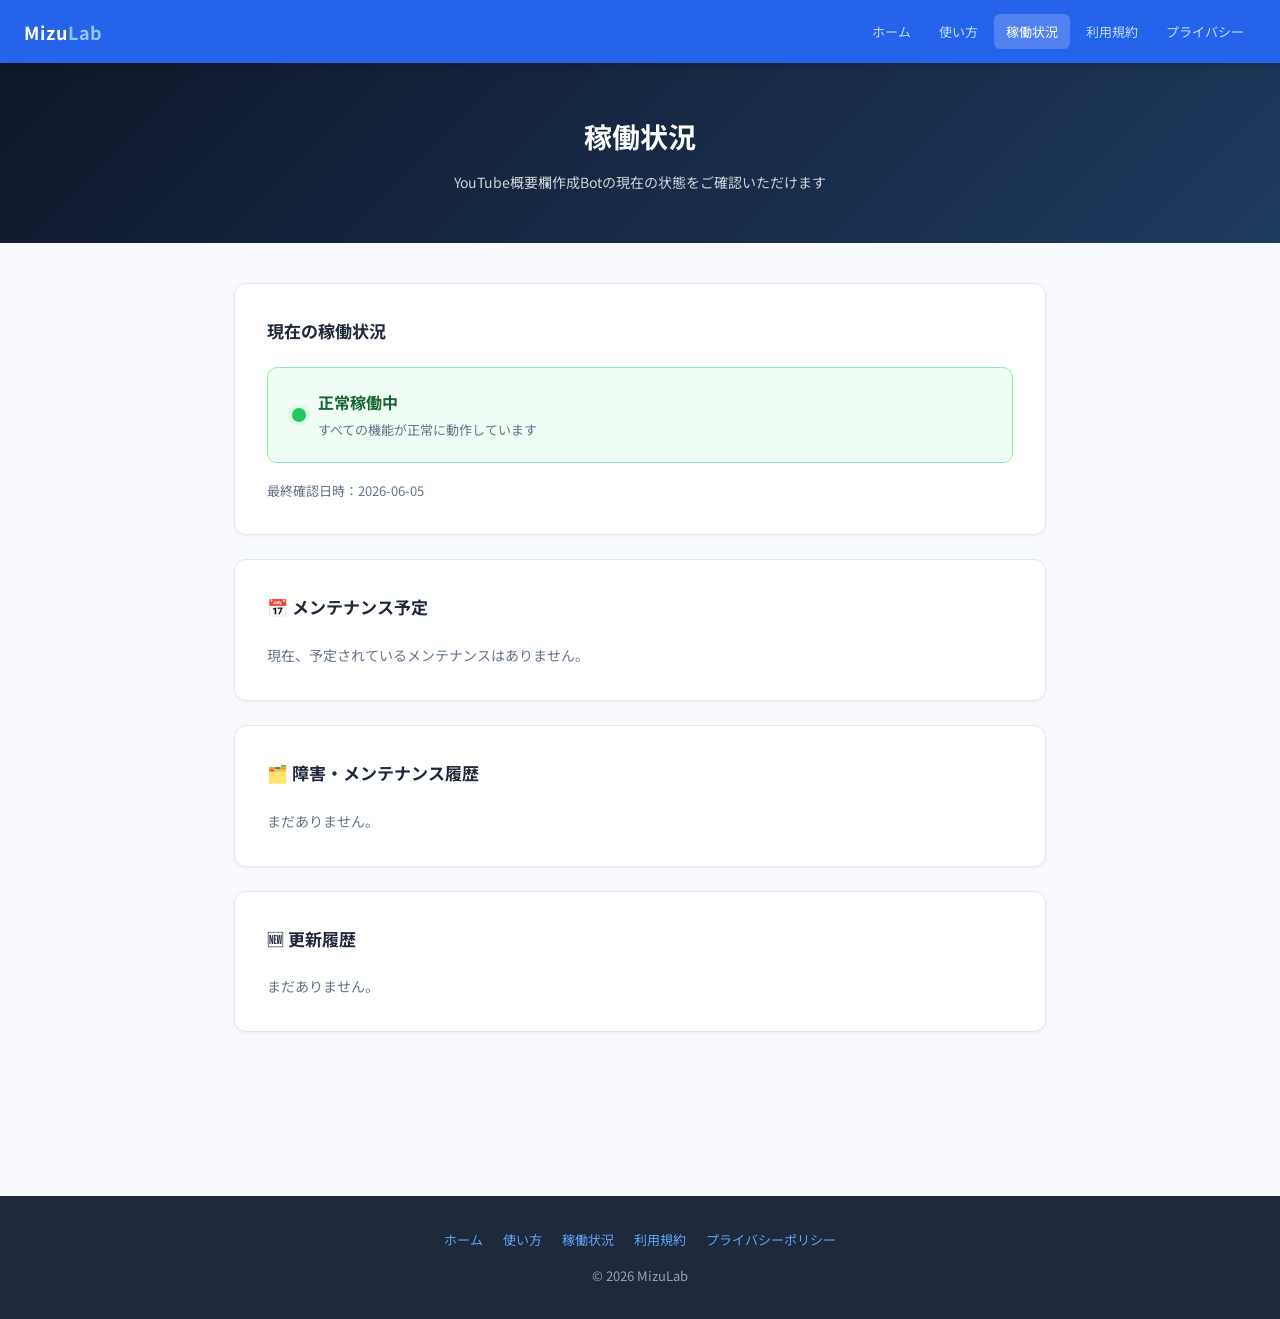
<file: status.html>
<!DOCTYPE html>
<html lang="ja">
<head>
<meta charset="UTF-8">
<meta name="viewport" content="width=device-width, initial-scale=1.0">
<meta http-equiv="Cache-Control" content="no-cache, no-store, must-revalidate">
<meta http-equiv="Pragma" content="no-cache">
<meta http-equiv="Expires" content="0">
<title>稼働状況 - MizuLab</title>
<link rel="stylesheet" href="style.css">
<style>
  .status-indicator {
    display: flex; align-items: center; gap: 12px;
    padding: 20px 24px; border-radius: 10px; margin-bottom: 16px;
  }
  .status-indicator.normal  { background: #f0fdf4; border: 1px solid #86efac; }
  .status-indicator.warning { background: #fffbeb; border: 1px solid #fcd34d; }
  .status-indicator.danger  { background: #fef2f2; border: 1px solid #fca5a5; }
  .status-dot { width: 14px; height: 14px; border-radius: 50%; flex-shrink: 0; }
  .status-dot.normal  { background: #22c55e; box-shadow: 0 0 0 4px #dcfce7; animation: pg 2s infinite; }
  .status-dot.warning { background: #f59e0b; box-shadow: 0 0 0 4px #fef9c3; animation: py 2s infinite; }
  .status-dot.danger  { background: #ef4444; box-shadow: 0 0 0 4px #fee2e2; animation: pr 2s infinite; }
  @keyframes pg { 0%,100%{box-shadow:0 0 0 4px #dcfce7} 50%{box-shadow:0 0 0 8px #bbf7d0} }
  @keyframes py { 0%,100%{box-shadow:0 0 0 4px #fef9c3} 50%{box-shadow:0 0 0 8px #fef08a} }
  @keyframes pr { 0%,100%{box-shadow:0 0 0 4px #fee2e2} 50%{box-shadow:0 0 0 8px #fecaca} }
  .status-label { font-weight: 700; font-size: 16px; }
  .status-label.normal  { color: #166534; }
  .status-label.warning { color: #854d0e; }
  .status-label.danger  { color: #991b1b; }
  .status-sub { font-size: 13px; color: var(--text-muted); margin-top: 2px; }
  .history-item { padding: 16px 0; border-bottom: 1px solid var(--border); }
  .history-item:last-child { border-bottom: none; }
  .history-date  { font-size: 13px; color: var(--text-muted); margin-bottom: 4px; }
  .history-title { font-weight: 700; margin-bottom: 4px; }
  .history-desc  { font-size: 14px; color: var(--text-muted); }
</style>
</head>
<body>

<header>
  <a href="index.html" class="logo">Mizu<span>Lab</span></a>
  <nav>
    <a href="index.html">ホーム</a>
    <a href="guide.html">使い方</a>
    <a href="status.html" class="active">稼働状況</a>
    <a href="terms.html">利用規約</a>
    <a href="privacy.html">プライバシー</a>
  </nav>
  <button class="hamburger" id="hamburger" aria-label="メニュー">
    <span></span><span></span><span></span>
  </button>
</header>
<nav class="mobile-nav" id="mobile-nav">
    <a href="index.html">ホーム</a>
    <a href="guide.html">使い方</a>
    <a href="status.html" class="active">稼働状況</a>
    <a href="terms.html">利用規約</a>
    <a href="privacy.html">プライバシー</a>
</nav>

<div style="background: linear-gradient(135deg, #0f172a 0%, #1e3a5f 100%); padding:48px 24px; text-align:center; color:#fff;">
  <h1 style="font-size:28px; font-weight:700; margin-bottom:8px;">稼働状況</h1>
  <p style="font-size:14px; opacity:0.8;">YouTube概要欄作成Botの現在の状態をご確認いただけます</p>
</div>

<div class="container">
  <div class="card">
    <h2 style="font-size:17px; font-weight:700; margin-bottom:20px;">現在の稼働状況</h2>
    <div id="current-status"><p style="color:var(--text-muted); font-size:14px;">読み込み中...</p></div>
  </div>
  <div class="card">
    <h2 style="font-size:17px; font-weight:700; margin-bottom:20px;">📅 メンテナンス予定</h2>
    <div id="maintenance-scheduled"><p style="color:var(--text-muted); font-size:14px;">読み込み中...</p></div>
  </div>
  <div class="card">
    <h2 style="font-size:17px; font-weight:700; margin-bottom:20px;">🗂️ 障害・メンテナンス履歴</h2>
    <div id="history-list"><p style="color:var(--text-muted); font-size:14px;">読み込み中...</p></div>
  </div>
  <div class="card">
    <h2 style="font-size:17px; font-weight:700; margin-bottom:20px;">🆕 更新履歴</h2>
    <div id="updates-list"><p style="color:var(--text-muted); font-size:14px;">読み込み中...</p></div>
  </div>
</div>

<footer>
  <div class="footer-links">
    <a href="index.html">ホーム</a>
    <a href="guide.html">使い方</a>
    <a href="status.html">稼働状況</a>
    <a href="terms.html">利用規約</a>
    <a href="privacy.html">プライバシーポリシー</a>
  </div>
  <p>&copy; 2026 MizuLab</p>
</footer>

<script>
const statusConfig = {
  normal:  { cls: 'normal',  label: '正常稼働中' },
  warning: { cls: 'warning', label: '一部障害あり' },
  danger:  { cls: 'danger',  label: '停止中' },
};
const typeMap = {
  new:     { label: '新機能',   cls: 'badge-info' },
  fix:     { label: '修正',     cls: 'badge-warning' },
  release: { label: '公開',     cls: 'badge-success' },
  done:    { label: '完了',     cls: 'badge-success' },
  maint:   { label: 'メンテ',   cls: 'badge-warning' },
  fault:   { label: '障害',     cls: 'badge-danger' },
  info:    { label: 'お知らせ', cls: 'badge-info' },
};

function renderItem(item) {
  const t = typeMap[item.type] || { label: item.type, cls: 'badge-info' };
  return `<div class="history-item">
    <div class="history-date">${item.date}</div>
    <div class="history-title"><span class="badge ${t.cls}">${t.label}</span> ${item.title}</div>
    ${item.desc ? `<div class="history-desc">${item.desc}</div>` : ''}
  </div>`;
}

function empty() {
  return '<p style="color:var(--text-muted); font-size:14px;">まだありません。</p>';
}

fetch('status.json?t=' + Date.now())
  .then(r => r.json())
  .then(data => {
    const sc = statusConfig[data.status] || statusConfig.normal;
    document.getElementById('current-status').innerHTML = `
      <div class="status-indicator ${sc.cls}">
        <div class="status-dot ${sc.cls}"></div>
        <div>
          <div class="status-label ${sc.cls}">${data.message || sc.label}</div>
          <div class="status-sub">${data.sub_message || ''}</div>
        </div>
      </div>
      <p style="font-size:13px; color:var(--text-muted);">最終確認日時：${data.updated || ''}</p>`;

    const ms = data.maintenance_scheduled || [];
    document.getElementById('maintenance-scheduled').innerHTML = ms.length
      ? ms.map(m => `<div class="history-item">
          <div class="history-date">${m.date}</div>
          <div class="history-title">${m.title}</div>
          ${m.desc ? `<div class="history-desc">${m.desc}</div>` : ''}
        </div>`).join('')
      : '<p style="color:var(--text-muted); font-size:14px;">現在、予定されているメンテナンスはありません。</p>';

    const hist = data.history || [];
    document.getElementById('history-list').innerHTML = hist.length ? hist.map(renderItem).join('') : empty();

    const upd = data.updates || [];
    document.getElementById('updates-list').innerHTML = upd.length ? upd.map(renderItem).join('') : empty();
  })
  .catch(() => {
    ['current-status','maintenance-scheduled','history-list','updates-list'].forEach(id => {
      document.getElementById(id).innerHTML = '<p style="color:var(--text-muted); font-size:14px;">データを読み込めませんでした。</p>';
    });
  });
</script>

<script>
document.getElementById('hamburger').addEventListener('click', function() {
  document.getElementById('mobile-nav').classList.toggle('open');
});
</script>
</body>
</html>
</file>
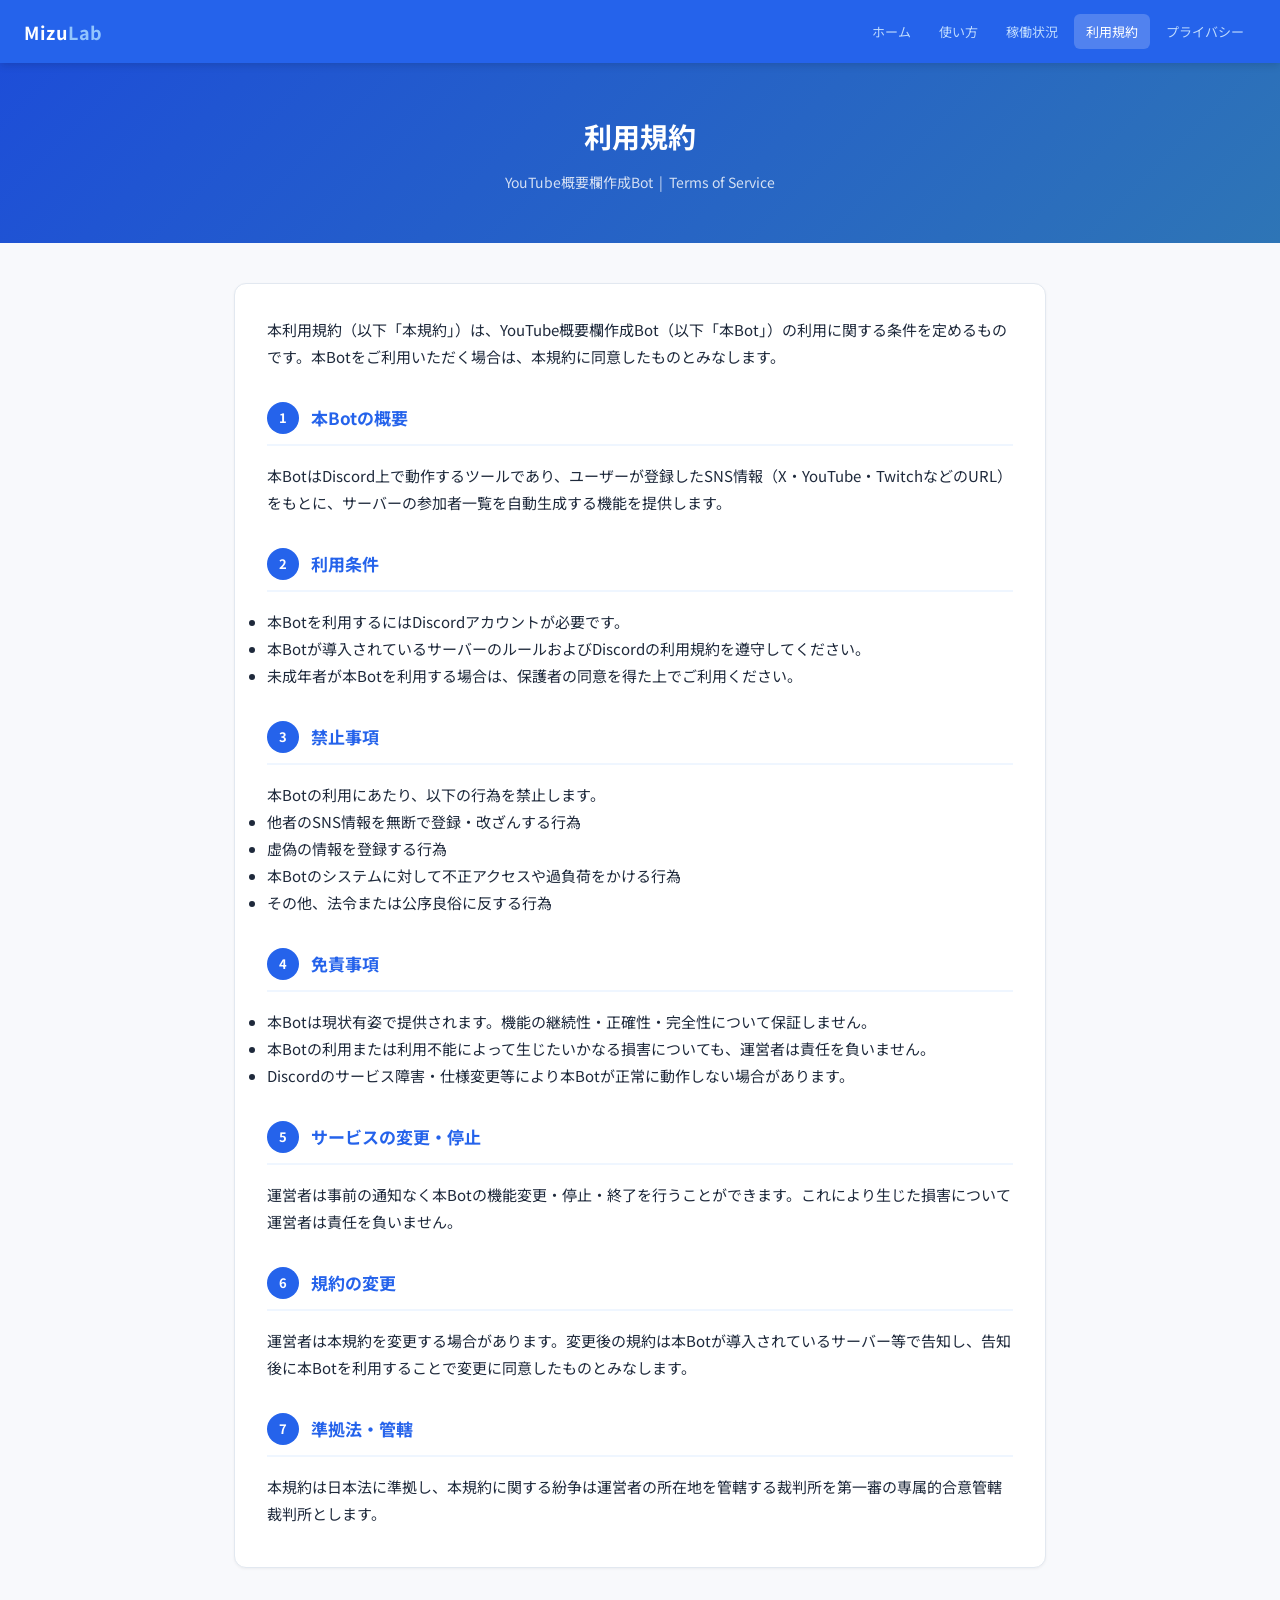
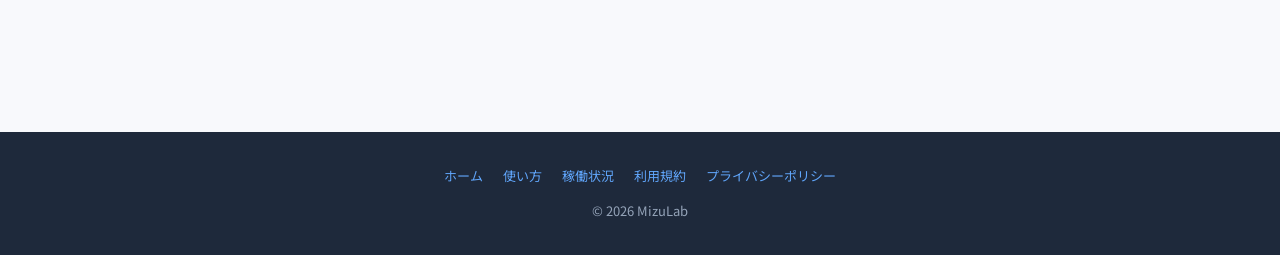
<file: terms.html>
<!DOCTYPE html>
<html lang="ja">
<head>
<meta charset="UTF-8">
<meta http-equiv="Cache-Control" content="no-cache, no-store, must-revalidate">
<meta http-equiv="Pragma" content="no-cache">
<meta http-equiv="Expires" content="0">
<meta name="viewport" content="width=device-width, initial-scale=1.0">
<title>利用規約 - YouTube概要欄作成Bot | MizuLab</title>
<link rel="stylesheet" href="style.css">
</head>
<body>

<header>
  <a href="index.html" class="logo">Mizu<span>Lab</span></a>
  <nav>
    <a href="index.html">ホーム</a>
    <a href="guide.html">使い方</a>
    <a href="status.html">稼働状況</a>
    <a href="terms.html" class="active">利用規約</a>
    <a href="privacy.html">プライバシー</a>
  </nav>
  <button class="hamburger" id="hamburger" aria-label="メニュー">
    <span></span><span></span><span></span>
  </button>
</header>
<nav class="mobile-nav" id="mobile-nav">
    <a href="index.html">ホーム</a>
    <a href="guide.html">使い方</a>
    <a href="status.html">稼働状況</a>
    <a href="terms.html" class="active">利用規約</a>
    <a href="privacy.html">プライバシー</a>
</nav>

<div style="background: linear-gradient(135deg, #1d4ed8 0%, #2e75b6 100%); padding:48px 24px; text-align:center; color:#fff;">
  <h1 style="font-size:28px; font-weight:700; margin-bottom:8px;">利用規約</h1>
  <p style="font-size:14px; opacity:0.8;">YouTube概要欄作成Bot &nbsp;|&nbsp; Terms of Service</p>
</div>

<div class="container">
  <div class="card">

    <div class="intro-box">
      本利用規約（以下「本規約」）は、YouTube概要欄作成Bot（以下「本Bot」）の利用に関する条件を定めるものです。本Botをご利用いただく場合は、本規約に同意したものとみなします。
    </div>

    <div class="section">
      <div class="section-header">
        <div class="section-number">1</div>
        <div class="section-title">本Botの概要</div>
      </div>
      <p>本BotはDiscord上で動作するツールであり、ユーザーが登録したSNS情報（X・YouTube・TwitchなどのURL）をもとに、サーバーの参加者一覧を自動生成する機能を提供します。</p>
    </div>

    <div class="section">
      <div class="section-header">
        <div class="section-number">2</div>
        <div class="section-title">利用条件</div>
      </div>
      <ul>
        <li>本Botを利用するにはDiscordアカウントが必要です。</li>
        <li>本Botが導入されているサーバーのルールおよびDiscordの利用規約を遵守してください。</li>
        <li>未成年者が本Botを利用する場合は、保護者の同意を得た上でご利用ください。</li>
      </ul>
    </div>

    <div class="section">
      <div class="section-header">
        <div class="section-number">3</div>
        <div class="section-title">禁止事項</div>
      </div>
      <p>本Botの利用にあたり、以下の行為を禁止します。</p>
      <ul>
        <li>他者のSNS情報を無断で登録・改ざんする行為</li>
        <li>虚偽の情報を登録する行為</li>
        <li>本Botのシステムに対して不正アクセスや過負荷をかける行為</li>
        <li>その他、法令または公序良俗に反する行為</li>
      </ul>
    </div>

    <div class="section">
      <div class="section-header">
        <div class="section-number">4</div>
        <div class="section-title">免責事項</div>
      </div>
      <ul>
        <li>本Botは現状有姿で提供されます。機能の継続性・正確性・完全性について保証しません。</li>
        <li>本Botの利用または利用不能によって生じたいかなる損害についても、運営者は責任を負いません。</li>
        <li>Discordのサービス障害・仕様変更等により本Botが正常に動作しない場合があります。</li>
      </ul>
    </div>

    <div class="section">
      <div class="section-header">
        <div class="section-number">5</div>
        <div class="section-title">サービスの変更・停止</div>
      </div>
      <p>運営者は事前の通知なく本Botの機能変更・停止・終了を行うことができます。これにより生じた損害について運営者は責任を負いません。</p>
    </div>

    <div class="section">
      <div class="section-header">
        <div class="section-number">6</div>
        <div class="section-title">規約の変更</div>
      </div>
      <p>運営者は本規約を変更する場合があります。変更後の規約は本Botが導入されているサーバー等で告知し、告知後に本Botを利用することで変更に同意したものとみなします。</p>
    </div>

    <div class="section">
      <div class="section-header">
        <div class="section-number">7</div>
        <div class="section-title">準拠法・管轄</div>
      </div>
      <p>本規約は日本法に準拠し、本規約に関する紛争は運営者の所在地を管轄する裁判所を第一審の専属的合意管轄裁判所とします。</p>
    </div>

  </div>
</div>

<footer>
  <div class="footer-links">
    <a href="index.html">ホーム</a>
    <a href="guide.html">使い方</a>
    <a href="status.html">稼働状況</a>
    <a href="terms.html">利用規約</a>
    <a href="privacy.html">プライバシーポリシー</a>
  </div>
  <p>&copy; 2026 MizuLab</p>
</footer>

<script>
document.getElementById('hamburger').addEventListener('click', function() {
  document.getElementById('mobile-nav').classList.toggle('open');
});
</script>
</body>
</html>
</file>
<file: style.css>
@import url('https://fonts.googleapis.com/css2?family=Noto+Sans+JP:wght@400;500;700&display=swap');

:root {
  --bg: #f8f9fc;
  --surface: #ffffff;
  --primary: #2563eb;
  --primary-dark: #1d4ed8;
  --primary-light: #eff6ff;
  --border: #e2e8f0;
  --text: #1e293b;
  --text-muted: #64748b;
  --accent: #0ea5e9;
  --success: #22c55e;
  --warning: #f59e0b;
  --danger: #ef4444;
}

* { margin: 0; padding: 0; box-sizing: border-box; }

body {
  font-family: 'Noto Sans JP', sans-serif;
  background: var(--bg);
  color: var(--text);
  line-height: 1.8;
  font-size: 15px;
}

/* ヘッダー */
header {
  background: var(--primary);
  color: #fff;
  padding: 14px 24px;
  display: flex;
  align-items: center;
  position: sticky;
  top: 0;
  z-index: 100;
  box-shadow: 0 2px 8px rgba(0,0,0,0.15);
}

header .logo {
  font-size: 18px;
  font-weight: 700;
  letter-spacing: 0.05em;
  text-decoration: none;
  color: #fff;
}

header .logo span { color: #93c5fd; }

header nav {
  margin-left: auto;
  display: flex;
  gap: 4px;
}

header nav a {
  color: #bfdbfe;
  text-decoration: none;
  font-size: 13px;
  padding: 6px 12px;
  border-radius: 6px;
  transition: all 0.2s;
}

header nav a:hover {
  color: #fff;
  background: rgba(255,255,255,0.15);
}

header nav a.active {
  color: #fff;
  background: rgba(255,255,255,0.2);
}

/* フッター */
footer {
  background: #1e293b;
  color: #94a3b8;
  text-align: center;
  padding: 32px 24px;
  font-size: 13px;
  margin-top: 80px;
}

footer a {
  color: #60a5fa;
  text-decoration: none;
}

footer a:hover { text-decoration: underline; }

footer .footer-links {
  display: flex;
  justify-content: center;
  gap: 20px;
  margin-bottom: 12px;
  flex-wrap: wrap;
}

/* 利用規約・プライバシーポリシーのセクション間余白 */
.section {
  margin-bottom: 8px;
  margin-top: 32px;
}

/* コンテナ */
.container {
  max-width: 860px;
  margin: 0 auto;
  padding: 40px 24px 60px;
}

/* カード */
.card {
  background: var(--surface);
  border-radius: 12px;
  border: 1px solid var(--border);
  padding: 32px;
  box-shadow: 0 1px 3px rgba(0,0,0,0.05);
  margin-bottom: 24px;
}

/* セクションヘッダー */
.section-header {
  display: flex;
  align-items: center;
  gap: 12px;
  margin-bottom: 16px;
  padding-bottom: 10px;
  border-bottom: 2px solid var(--primary-light);
}

.section-number {
  background: var(--primary);
  color: #fff;
  width: 32px;
  height: 32px;
  border-radius: 50%;
  display: flex;
  align-items: center;
  justify-content: center;
  font-size: 13px;
  font-weight: 700;
  flex-shrink: 0;
}

.section-title {
  font-size: 17px;
  font-weight: 700;
  color: var(--primary);
}

/* ページヒーロー */
.hero {
  padding: 48px 24px;
  text-align: center;
  color: #fff;
}

.hero h1 {
  font-size: 28px;
  font-weight: 700;
  margin-bottom: 8px;
}

.hero p { font-size: 14px; opacity: 0.8; }

/* バッジ */
.badge {
  display: inline-block;
  padding: 2px 10px;
  border-radius: 99px;
  font-size: 12px;
  font-weight: 700;
}

.badge-success { background: #dcfce7; color: #166534; }
.badge-warning { background: #fef9c3; color: #854d0e; }
.badge-danger  { background: #fee2e2; color: #991b1b; }
.badge-info    { background: #dbeafe; color: #1e40af; }

/* リスト */
.styled-list { list-style: none; padding: 0; }
.styled-list li {
  padding: 6px 0 6px 20px;
  position: relative;
}
.styled-list li::before {
  content: "・";
  position: absolute;
  left: 0;
  color: var(--accent);
}

/* コマンドテーブル */
.cmd-table {
  width: 100%;
  border-collapse: collapse;
  font-size: 14px;
}
.cmd-table th {
  background: var(--primary);
  color: #fff;
  padding: 10px 14px;
  text-align: left;
  font-weight: 500;
}
.cmd-table td {
  padding: 10px 14px;
  border-bottom: 1px solid var(--border);
  vertical-align: top;
}
.cmd-table tr:nth-child(even) td { background: #f8faff; }
.cmd-table code {
  font-family: 'Courier New', monospace;
  background: #f1f5f9;
  padding: 2px 6px;
  border-radius: 4px;
  font-size: 13px;
  color: #1e40af;
}

/* 情報ボックス */
.info-box {
  background: var(--primary-light);
  border-left: 4px solid var(--primary);
  border-radius: 0 8px 8px 0;
  padding: 14px 18px;
  margin: 12px 0;
  font-size: 14px;
  color: var(--text-muted);
}

.warn-box {
  background: #fffbeb;
  border-left: 4px solid var(--warning);
  border-radius: 0 8px 8px 0;
  padding: 14px 18px;
  margin: 12px 0;
  font-size: 14px;
  color: #78350f;
}

/* ハンバーガーメニュー */
.hamburger {
  display: none;
  flex-direction: column;
  gap: 5px;
  cursor: pointer;
  padding: 4px;
  margin-left: auto;
  background: none;
  border: none;
  flex-shrink: 0;
}
.hamburger span {
  display: block;
  width: 24px;
  height: 2px;
  background: #fff;
  border-radius: 2px;
}

/* モバイルナビ：ヘッダーの直下に固定 */
.mobile-nav {
  display: none;
  flex-direction: column;
  background: #1d4ed8;
  padding: 8px 0;
  position: fixed;
  top: 46px; /* ヘッダーの高さ分下げる */
  left: 0;
  right: 0;
  z-index: 99;
  box-shadow: 0 4px 8px rgba(0,0,0,0.2);
}
.mobile-nav.open { display: flex; }
.mobile-nav a {
  color: #bfdbfe;
  text-decoration: none;
  padding: 14px 24px;
  font-size: 15px;
  border-bottom: 1px solid rgba(255,255,255,0.1);
  transition: background 0.2s;
}
.mobile-nav a:last-child { border-bottom: none; }
.mobile-nav a:hover { background: rgba(255,255,255,0.1); color: #fff; }
.mobile-nav a.active { color: #fff; background: rgba(255,255,255,0.15); }

@media (max-width: 640px) {
  .card { padding: 20px 16px; }
  .hero h1 { font-size: 22px; }
  header nav { display: none; }
  .hamburger { display: flex; }
}
</file>
